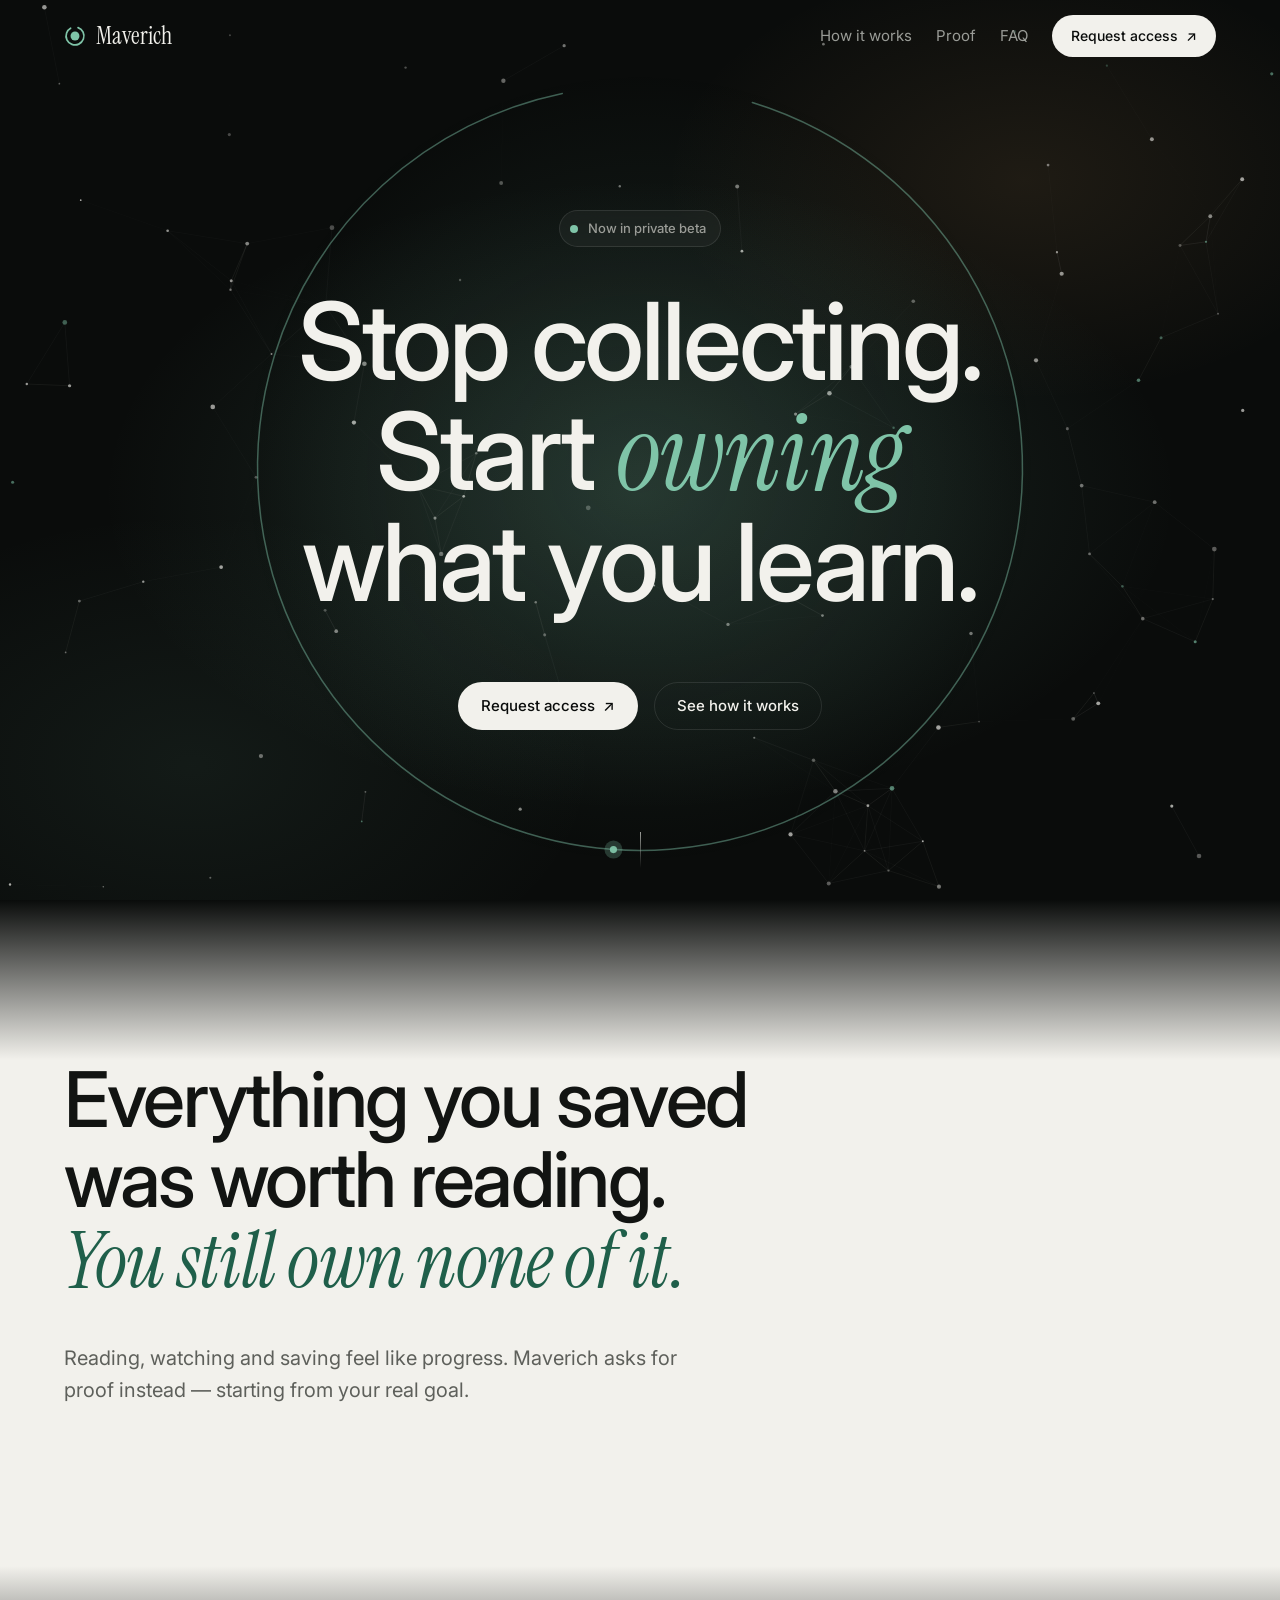
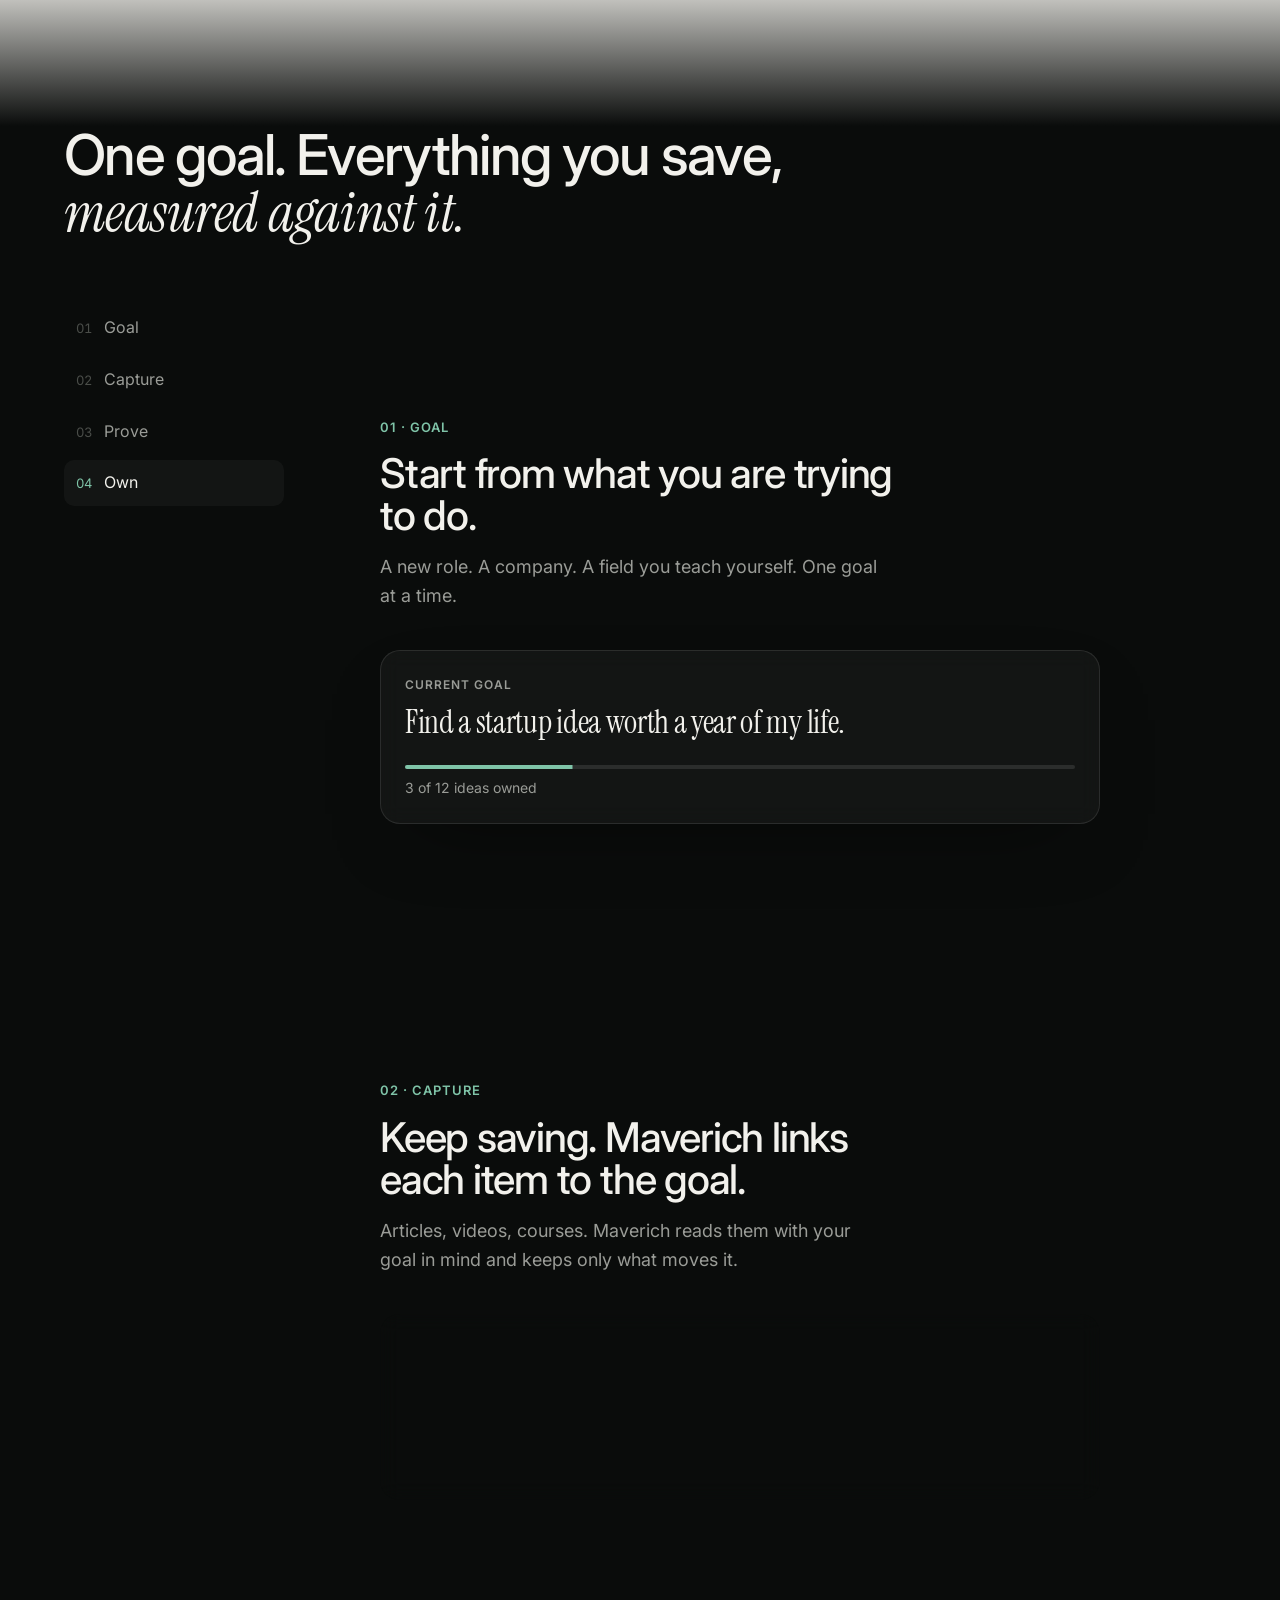
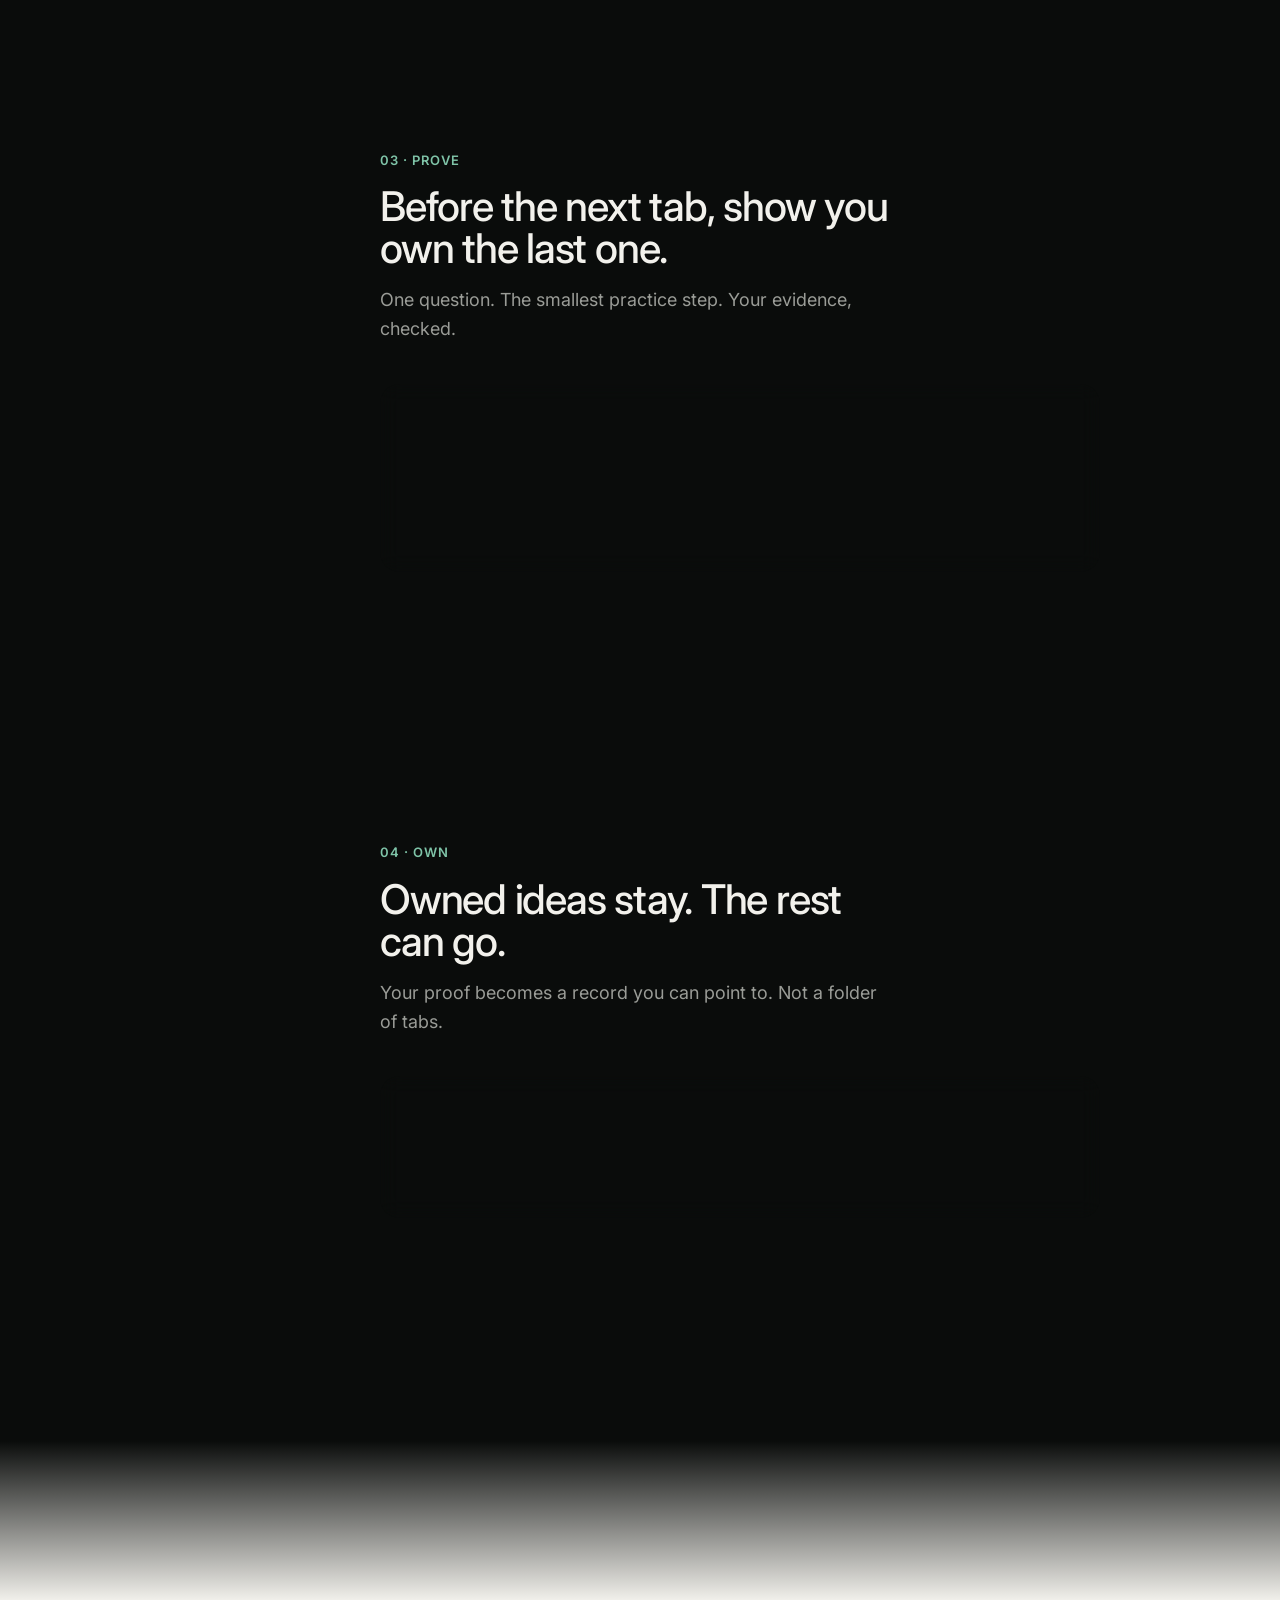
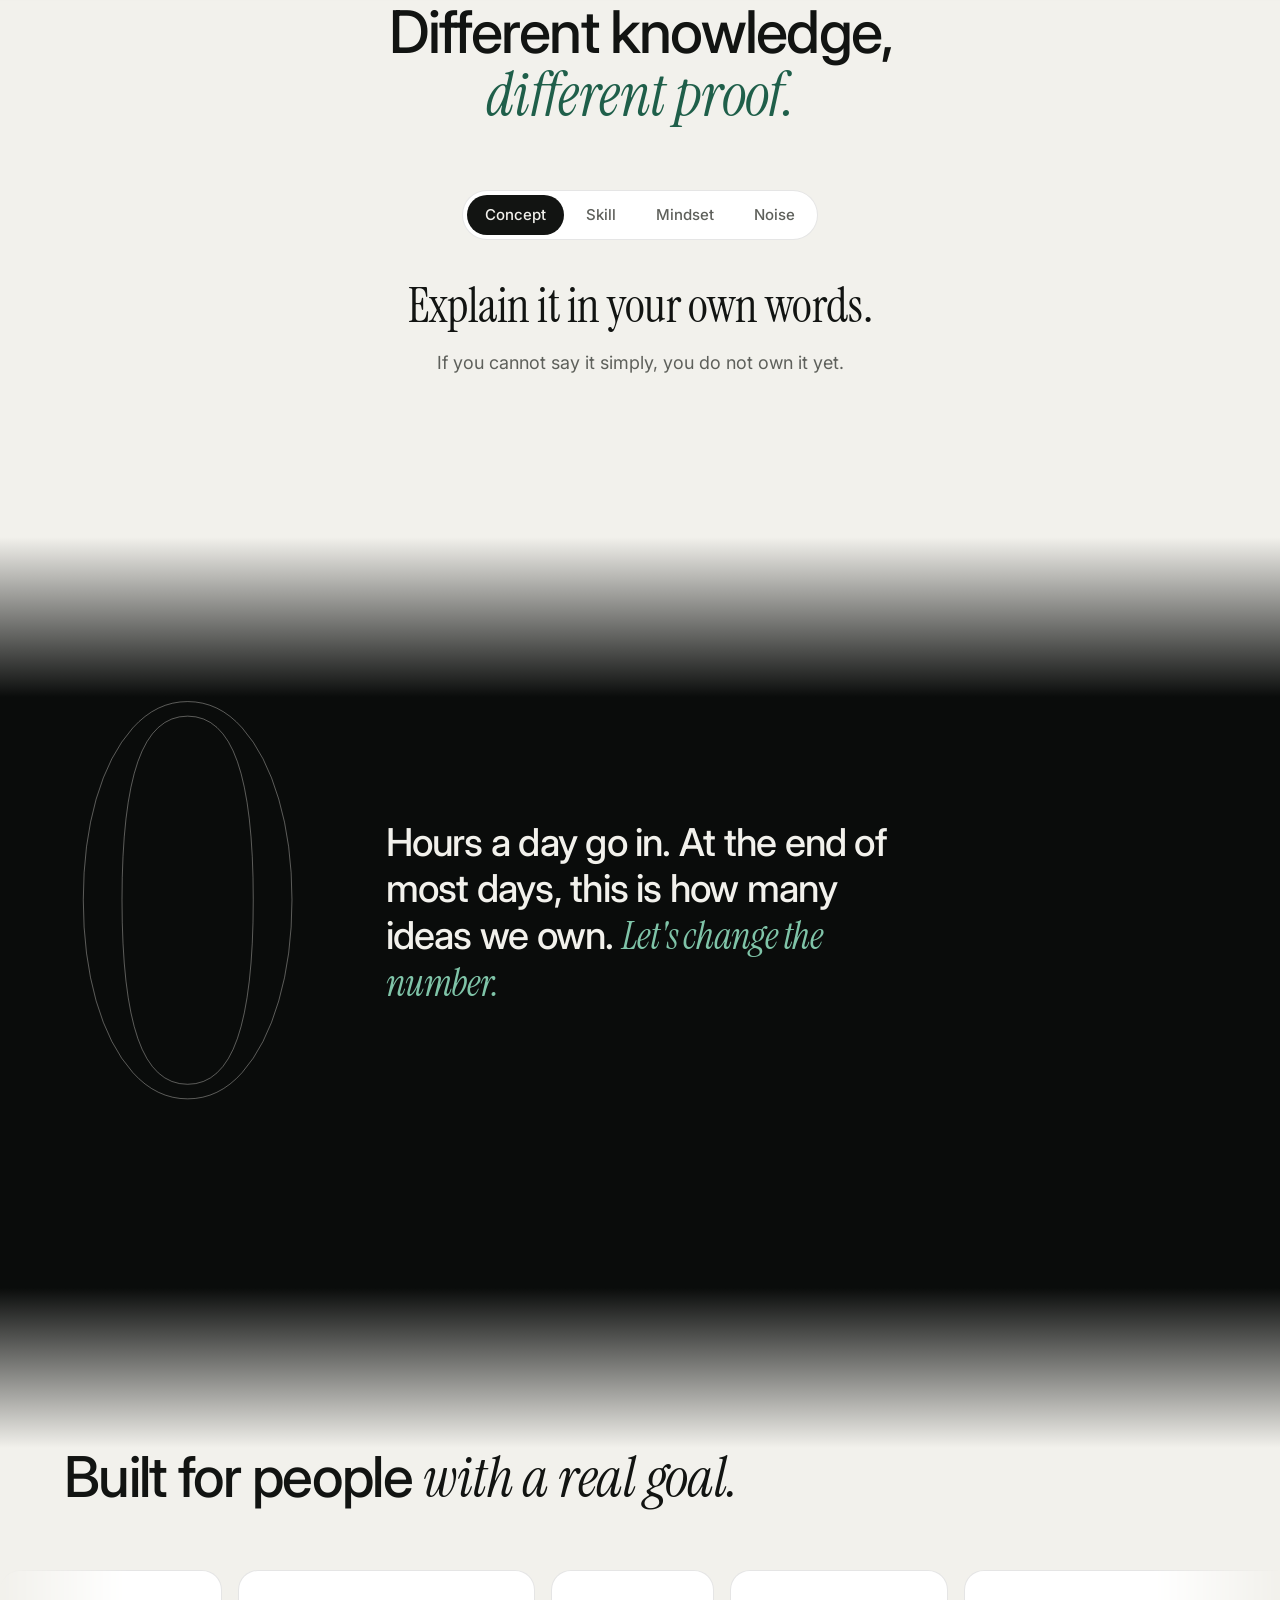
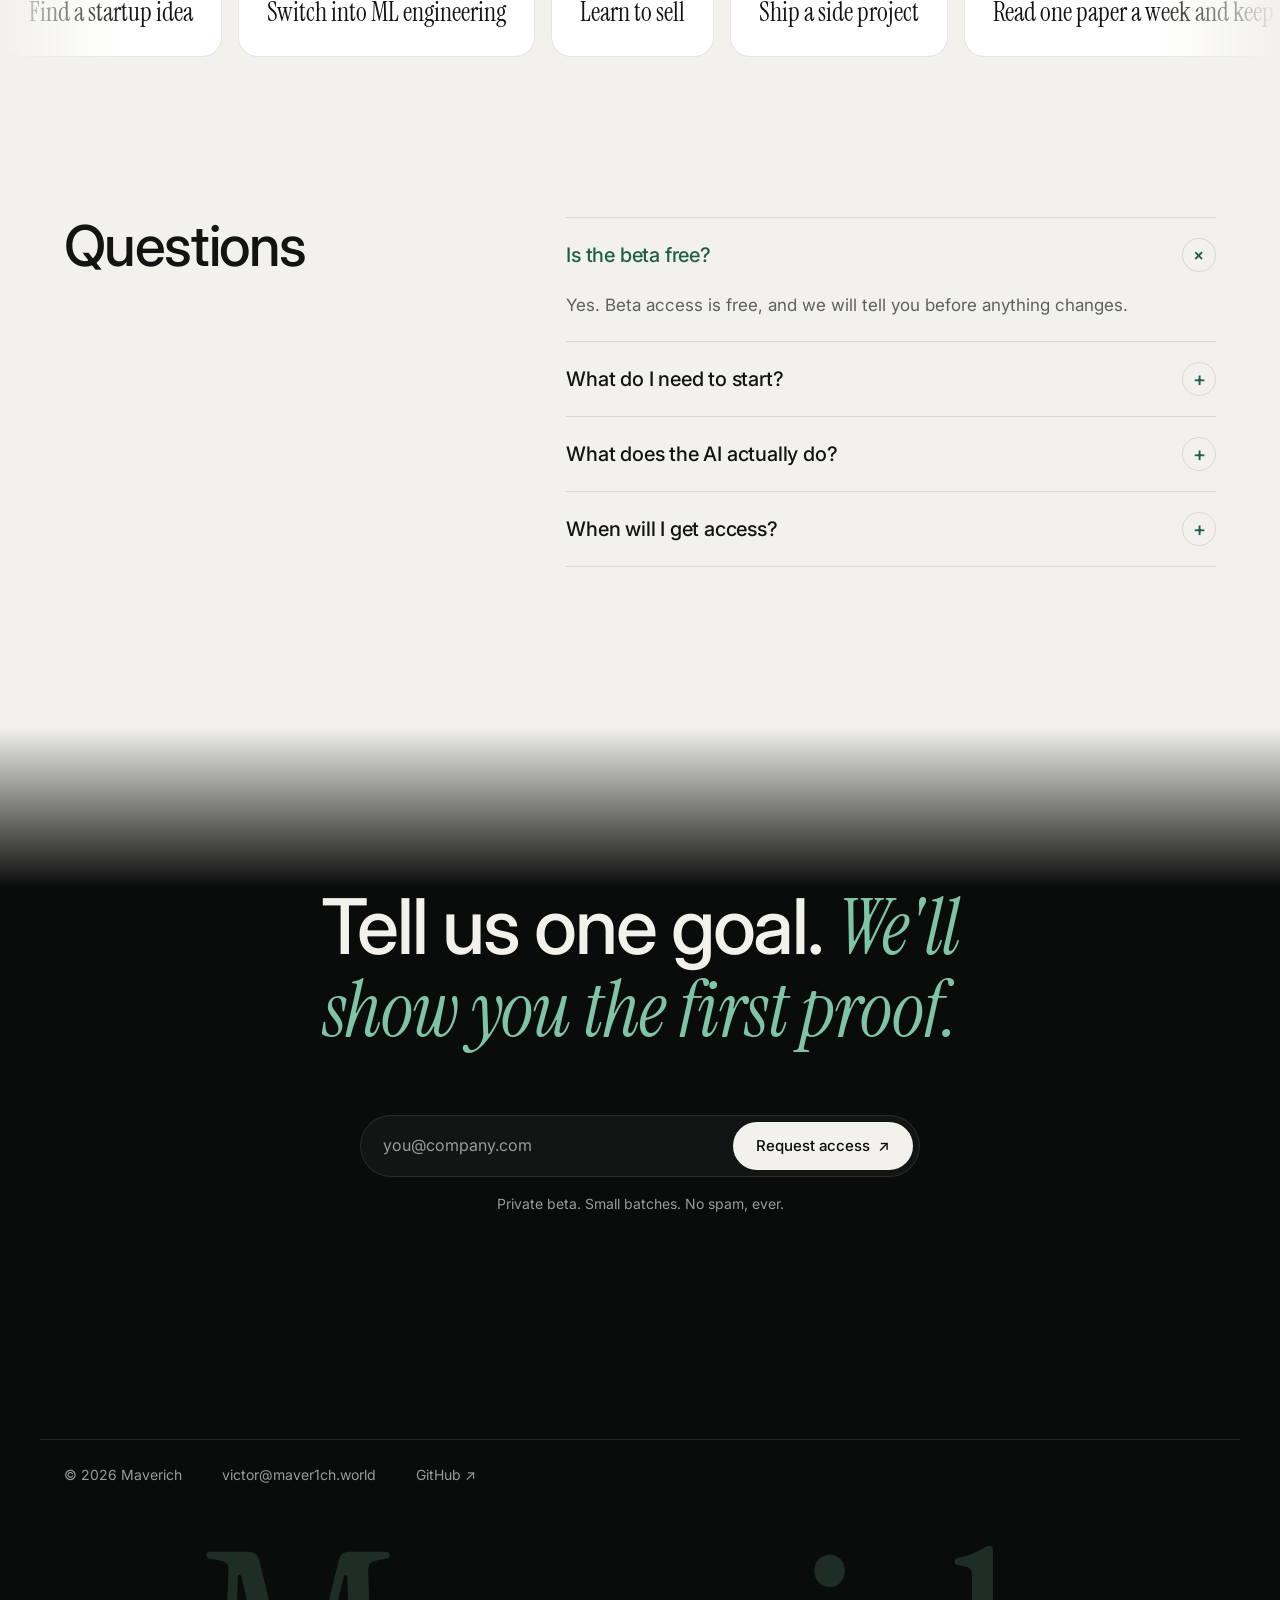
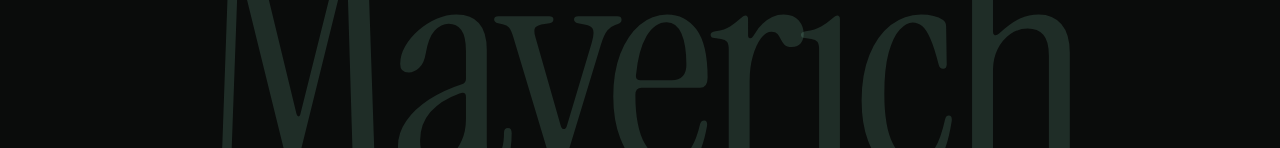
<file: index.html>
<!DOCTYPE html>
<html lang="en">
<head>
  <meta charset="utf-8">
  <meta name="viewport" content="width=device-width, initial-scale=1">
  <title>Maverich — Own what you learn</title>
  <meta name="description" content="Maverich is an AI learning companion that turns the content you save into skills you can prove. Private beta — request access.">
  <link rel="canonical" href="https://maver1ch.world/">
  <meta name="theme-color" content="#0A0C0B">

  <!-- Social cards -->
  <meta property="og:type" content="website">
  <meta property="og:site_name" content="Maverich">
  <meta property="og:url" content="https://maver1ch.world/">
  <meta property="og:title" content="Maverich — Own what you learn">
  <meta property="og:description" content="An AI learning companion that turns the content you save into skills you can prove. Private beta — request access.">
  <meta property="og:image" content="https://maver1ch.world/og-image.png">
  <meta property="og:image:width" content="1200">
  <meta property="og:image:height" content="630">
  <meta property="og:image:alt" content="Maverich — Own what you learn">
  <meta name="twitter:card" content="summary_large_image">
  <meta name="twitter:title" content="Maverich — Own what you learn">
  <meta name="twitter:description" content="An AI learning companion that turns the content you save into skills you can prove. Private beta — request access.">
  <meta name="twitter:image" content="https://maver1ch.world/og-image.png">

  <link rel="icon" href="favicon.svg" type="image/svg+xml">
  <link rel="preconnect" href="https://fonts.googleapis.com">
  <link rel="preconnect" href="https://fonts.gstatic.com" crossorigin>
  <link rel="stylesheet" href="https://fonts.googleapis.com/css2?family=Instrument+Serif:ital@0;1&amp;family=Inter:wght@400;500;600&amp;display=swap">
  <link rel="stylesheet" href="styles.css">
  <link rel="stylesheet" href="components.css">
</head>
<body>
  <a class="skip-link" href="#main">Skip to content</a>

  <header class="site-header" data-nav-theme="dark">
    <nav class="container nav" aria-label="Main">
      <a class="brand" href="#top" aria-label="Maverich, back to top">
        <svg viewBox="0 0 32 32" aria-hidden="true" focusable="false">
          <circle cx="16" cy="16" r="13" fill="none" stroke="currentColor" stroke-width="2.5" stroke-linecap="round" stroke-dasharray="70 12" transform="rotate(-70 16 16)"/>
          <circle cx="16" cy="16" r="6.5" fill="currentColor"/>
        </svg>
        <span>Maverich</span>
      </a>
      <ul class="nav-links">
        <li><a href="#how">How it works</a></li>
        <li><a href="#proof">Proof</a></li>
        <li><a href="#faq">FAQ</a></li>
      </ul>
      <a class="pill pill-solid" href="#access">Request access <span aria-hidden="true">↗</span></a>
    </nav>
  </header>

  <main id="main">
    <!-- ===== Hero: generative canvas + one statement ===== -->
    <section class="hero theme-dark" id="top" data-chapter-theme="dark" aria-labelledby="hero-title">
      <div class="hero-glow" aria-hidden="true"></div>
      <canvas class="hero-canvas" data-hero-canvas aria-hidden="true"></canvas>
      <div class="hero-inner">
        <p class="eyebrow"><span class="pulse" aria-hidden="true"></span>Now in private beta</p>
        <h1 id="hero-title">Stop collecting.<br>Start <em>owning</em><br>what you learn.</h1>
        <div class="hero-actions">
          <a class="pill pill-solid" href="#access">Request access <span aria-hidden="true">↗</span></a>
          <a class="pill pill-line" href="#how">See how it works</a>
        </div>
      </div>
      <a class="scroll-cue" href="#statement-1" aria-label="Scroll to read more"><span></span></a>
    </section>

    <!-- ===== Statement 1 (light): scroll word reveal ===== -->
    <section class="statement theme-light" id="statement-1" data-chapter-theme="light" aria-label="The problem">
      <div class="fade fade-dark-to-light" aria-hidden="true"></div>
      <div class="container">
        <p class="statement-text" data-word-reveal>Everything you saved was worth reading. <em>You still own none of it.</em></p>
        <p class="statement-sub reveal">Reading, watching and saving feel like progress. Maverich asks for proof instead — starting from your real goal.</p>
      </div>
    </section>

    <!-- ===== Chapters 01–04 (dark): sticky index + panels ===== -->
    <section class="chapters theme-dark" id="how" data-chapter-theme="dark" aria-labelledby="how-title">
      <div class="fade fade-light-to-dark" aria-hidden="true"></div>
      <div class="container">
        <h2 class="chapter-lede" id="how-title">One goal. Everything you save, <em>measured against it.</em></h2>
        <div class="chapters-grid" data-chapters>
          <nav class="chapters-nav" aria-label="Steps">
            <ol>
              <li><a href="#ch-goal" aria-current="true"><span>01</span>Goal</a></li>
              <li><a href="#ch-capture"><span>02</span>Capture</a></li>
              <li><a href="#ch-prove"><span>03</span>Prove</a></li>
              <li><a href="#ch-own"><span>04</span>Own</a></li>
            </ol>
          </nav>

          <div class="chapter-panels">
            <article class="chapter" id="ch-goal" data-chapter>
              <p class="chapter-no">01 · Goal</p>
              <h3>Start from what you are trying to do.</h3>
              <p>A new role. A company. A field you teach yourself. One goal at a time.</p>
              <div class="glass goal-card">
                <span class="glass-label">Current goal</span>
                <strong>Find a startup idea worth a year of my life.</strong>
                <div class="goal-meter"><i style="--v:0.25"></i><em>3 of 12 ideas owned</em></div>
              </div>
            </article>

            <article class="chapter" id="ch-capture" data-chapter>
              <p class="chapter-no">02 · Capture</p>
              <h3>Keep saving. Maverich links each item to the goal.</h3>
              <p>Articles, videos, courses. Maverich reads them with your goal in mind and keeps only what moves it.</p>
              <ul class="glass stack">
                <li><span class="tag">Essay</span>How to Get Startup Ideas<em>2 ideas → goal</em></li>
                <li><span class="tag">Video</span>Talking to users, done badly<em>1 skill → goal</em></li>
                <li class="is-dim"><span class="tag">Thread</span>12 productivity hacks<em>No link · let go</em></li>
              </ul>
            </article>

            <article class="chapter" id="ch-prove" data-chapter>
              <p class="chapter-no">03 · Prove</p>
              <h3>Before the next tab, show you own the last one.</h3>
              <p>One question. The smallest practice step. Your evidence, checked.</p>
              <div class="glass chat">
                <p class="bubble bubble-ai">Before the next tab — what would show you own this one?</p>
                <p class="bubble bubble-me">I'll notice one real problem today and write it in my own words.</p>
                <p class="chat-meta"><svg viewBox="0 0 24 24" aria-hidden="true"><circle cx="12" cy="12" r="9"/><path d="m8.5 12 2.5 2.5 4.5-5"/></svg>Checked tonight · 1 line</p>
              </div>
            </article>

            <article class="chapter" id="ch-own" data-chapter>
              <p class="chapter-no">04 · Own</p>
              <h3>Owned ideas stay. The rest can go.</h3>
              <p>Your proof becomes a record you can point to. Not a folder of tabs.</p>
              <ul class="glass owned-grid">
                <li class="is-owned">Live in the future</li>
                <li class="is-owned">Notice real problems</li>
                <li class="is-owned">Talk to users first</li>
                <li>Schlep blindness</li>
                <li>Organic ideas</li>
                <li class="is-gone">12 hacks</li>
              </ul>
            </article>
          </div>
        </div>
      </div>
    </section>

    <!-- ===== Proof tabs (light) ===== -->
    <section class="proof theme-light" id="proof" data-chapter-theme="light" aria-labelledby="proof-title">
      <div class="fade fade-dark-to-light" aria-hidden="true"></div>
      <div class="container proof-inner">
        <h2 class="statement-text statement-small" id="proof-title" data-word-reveal>Different knowledge, <em>different proof.</em></h2>
        <div class="tabs" data-tabs>
          <div class="tab-list" role="tablist" aria-label="Kinds of proof">
            <button type="button" role="tab" id="t-concept" aria-controls="p-concept" aria-selected="true">Concept</button>
            <button type="button" role="tab" id="t-skill" aria-controls="p-skill" aria-selected="false" tabindex="-1">Skill</button>
            <button type="button" role="tab" id="t-mindset" aria-controls="p-mindset" aria-selected="false" tabindex="-1">Mindset</button>
            <button type="button" role="tab" id="t-noise" aria-controls="p-noise" aria-selected="false" tabindex="-1">Noise</button>
          </div>
          <div class="tab-panel" id="p-concept" role="tabpanel" aria-labelledby="t-concept">
            <h3>Explain it in your own words.</h3><p>If you cannot say it simply, you do not own it yet.</p>
          </div>
          <div class="tab-panel" id="p-skill" role="tabpanel" aria-labelledby="t-skill" hidden>
            <h3>Learn it only while doing it.</h3><p>No skill content without a task that uses it today.</p>
          </div>
          <div class="tab-panel" id="p-mindset" role="tabpanel" aria-labelledby="t-mindset" hidden>
            <h3>One at a time. Apply it before the next.</h3><p>A mindset you have not acted on is a quote.</p>
          </div>
          <div class="tab-panel" id="p-noise" role="tabpanel" aria-labelledby="t-noise" hidden>
            <h3>Let it go.</h3><p>If it does not move the goal, Maverich says so. Nothing to prove.</p>
          </div>
        </div>
      </div>
    </section>

    <!-- ===== Numeral (dark) ===== -->
    <section class="numeral theme-dark" data-chapter-theme="dark" aria-label="The number">
      <div class="fade fade-light-to-dark" aria-hidden="true"></div>
      <div class="container numeral-inner">
        <span class="numeral-glyph" aria-hidden="true">0</span>
        <p class="numeral-text reveal">Hours a day go in. At the end of most days, this is how many ideas we own. <em>Let's change the number.</em></p>
      </div>
    </section>

    <!-- ===== Goals marquee (light) ===== -->
    <section class="goals theme-light" data-chapter-theme="light" aria-labelledby="goals-title">
      <div class="fade fade-dark-to-light" aria-hidden="true"></div>
      <div class="container">
        <h2 class="chapter-lede" id="goals-title">Built for people <em>with a real goal.</em></h2>
      </div>
      <div class="marquee" data-marquee>
        <ul class="marquee-track">
          <li>Find a startup idea</li><li>Switch into ML engineering</li><li>Learn to sell</li><li>Ship a side project</li><li>Read one paper a week and keep it</li><li>Become a better manager</li><li>Write in public</li><li>Understand finance for founders</li>
        </ul>
      </div>
    </section>

    <!-- ===== FAQ (light) ===== -->
    <section class="faq-section theme-light" id="faq" data-chapter-theme="light" aria-labelledby="faq-title">
      <div class="container faq-grid">
        <h2 class="chapter-lede" id="faq-title">Questions</h2>
        <div class="faq reveal">
          <details name="faq" open><summary>Is the beta free?</summary><p>Yes. Beta access is free, and we will tell you before anything changes.</p></details>
          <details name="faq"><summary>What do I need to start?</summary><p>A real goal and the content you already save. That is it.</p></details>
          <details name="faq"><summary>What does the AI actually do?</summary><p>It links what you save to your goal, proposes the smallest next practice step and reviews your evidence. Your content stays yours.</p></details>
          <details name="faq"><summary>When will I get access?</summary><p>We onboard in small batches and reply to every request personally.</p></details>
        </div>
      </div>
    </section>

    <!-- ===== Final CTA (dark) ===== -->
    <section class="cta theme-dark" id="access" data-chapter-theme="dark" aria-labelledby="cta-title">
      <div class="fade fade-light-to-dark" aria-hidden="true"></div>
      <div class="cta-glow" aria-hidden="true"></div>
      <div class="container cta-inner">
        <h2 class="statement-text" id="cta-title" data-word-reveal>Tell us one goal. <em>We'll show you the first proof.</em></h2>
        <form class="access-form" data-access-form novalidate>
          <label class="visually-hidden" for="email-cta">Email address</label>
          <div class="access-row">
            <input id="email-cta" name="email" type="email" inputmode="email" autocomplete="email" placeholder="you@company.com" required>
            <button class="pill pill-solid" type="submit">Request access <span aria-hidden="true">↗</span></button>
          </div>
          <p class="access-hint" data-status aria-live="polite">Private beta. Small batches. No spam, ever.</p>
        </form>
      </div>
    </section>
  </main>

  <footer class="site-footer theme-dark">
    <div class="container footer-inner">
      <span>© 2026 Maverich</span>
      <a href="mailto:victor@maver1ch.world">victor@maver1ch.world</a>
      <a href="https://github.com/maver1ch" target="_blank" rel="noopener noreferrer">GitHub <span aria-hidden="true">↗</span></a>
    </div>
    <div class="footer-mark" aria-hidden="true">Maverich</div>
  </footer>

  <script src="hero-canvas.js" defer></script>
  <script src="script.js" defer></script>
</body>
</html>
</file>
<file: styles.css>
/*
 * Maverich landing page — foundation styles.
 * Themes are per-section (.theme-dark / .theme-light), not per OS setting:
 * the page alternates dark and light "chapters" like an editorial film site.
 * Tokens → base → layout → pills → header → hero → footer → 404 → motion.
 * Section components live in components.css.
 */

/* ---------- Tokens ---------- */
:root {
  --font-serif: "Instrument Serif", Georgia, "Times New Roman", serif;
  --font-sans: "Inter", system-ui, -apple-system, "Segoe UI", Roboto, sans-serif;

  --dark-bg: #0A0C0B;
  --light-bg: #F2F1EC;

  --s1: 4px; --s2: 8px; --s3: 16px; --s4: 24px; --s5: 40px; --s6: 64px; --s7: 96px; --s8: 160px;
  --radius: 20px;
  --radius-sm: 12px;
  --container: 1200px;
  --ease: cubic-bezier(0.22, 1, 0.36, 1);
  --nav-h: 72px;
}

/* Dark chapter: near-black with a green cast, mint accent. */
.theme-dark {
  --bg: var(--dark-bg);
  --ink: #F2F1EC;
  --muted: #9A9C97;
  --faint: #4A4D49;           /* unrevealed statement words */
  --accent: #7FC4A8;
  --accent-ink: #0A0C0B;
  --line: rgba(255, 255, 255, 0.10);
  --glass: rgba(255, 255, 255, 0.04);
  --glass-strong: rgba(255, 255, 255, 0.08);
  background: var(--bg); color: var(--ink);
}
/* Light chapter: warm paper, deep green accent. */
.theme-light {
  --bg: var(--light-bg);
  --ink: #121412;
  --muted: #5E605B;
  --faint: #C9C8C1;
  --accent: #1F5F4A;
  --accent-ink: #F2F1EC;
  --line: rgba(0, 0, 0, 0.10);
  --glass: rgba(255, 255, 255, 0.6);
  --glass-strong: #FFFFFF;
  background: var(--bg); color: var(--ink);
}

/* ---------- Base ---------- */
*, *::before, *::after { box-sizing: border-box; }
html { scroll-behavior: smooth; -webkit-text-size-adjust: 100%; background: var(--dark-bg); }
body {
  margin: 0; background: var(--dark-bg); color: #F2F1EC;
  font-family: var(--font-sans); font-size: 1.0625rem; line-height: 1.6;
  -webkit-font-smoothing: antialiased; overflow-x: hidden;
}
h1, h2, h3, p, ul, ol { margin: 0; }
h1, h2, h3 { font-family: var(--font-sans); font-weight: 500; letter-spacing: -0.03em; line-height: 1.02; }
h1 em, h2 em, h3 em, .statement-text em, .numeral-text em {
  font-family: var(--font-serif); font-style: italic; font-weight: 400; letter-spacing: -0.01em;
}
a { color: inherit; }
button { font: inherit; color: inherit; }
svg { display: block; }
::selection { background: color-mix(in srgb, var(--accent, #7FC4A8) 30%, transparent); }
:focus-visible { outline: 2px solid var(--accent, #7FC4A8); outline-offset: 3px; }

.visually-hidden {
  position: absolute; width: 1px; height: 1px; margin: -1px; padding: 0;
  overflow: hidden; clip: rect(0 0 0 0); white-space: nowrap; border: 0;
}
.skip-link {
  position: absolute; left: var(--s3); top: -100px; z-index: 30;
  padding: var(--s2) var(--s3); border-radius: 8px; background: #7FC4A8; color: #0A0C0B; text-decoration: none;
}
.skip-link:focus { top: var(--s3); }

/* ---------- Layout ---------- */
.container { width: 100%; max-width: var(--container); margin-inline: auto; padding-inline: var(--s4); }
section { position: relative; }
section[id] { scroll-margin-top: var(--nav-h); }

/* Soft band that blends one chapter's background into the next (sits at the top of the new chapter). */
.fade { position: absolute; left: 0; right: 0; top: 0; height: 160px; pointer-events: none; }
.fade-dark-to-light { background: linear-gradient(to bottom, var(--dark-bg), transparent); }
.fade-light-to-dark { background: linear-gradient(to bottom, var(--light-bg), transparent); }

/* Big section lede, left aligned, like a chapter title. */
.chapter-lede { font-size: clamp(2rem, 4.4vw, 3.6rem); max-width: 22ch; margin-bottom: var(--s6); }

/* ---------- Pills ---------- */
.pill {
  display: inline-flex; align-items: center; gap: 8px;
  min-height: 48px; padding: 12px 22px; border-radius: 999px; border: 1px solid transparent;
  font-size: 0.9375rem; font-weight: 500; line-height: 1; text-decoration: none; cursor: pointer;
  white-space: nowrap; touch-action: manipulation;
  transition: background-color 0.2s, border-color 0.2s, color 0.2s, transform 0.2s var(--ease);
}
.pill span { transition: transform 0.25s var(--ease); }
.pill:hover span { transform: translate(2px, -2px); }
.pill:active { transform: scale(0.97); }
.pill-solid { background: var(--ink); color: var(--bg); }
.pill-solid:hover { background: var(--accent); color: var(--accent-ink); }
.pill-line { border-color: var(--line); color: var(--ink); background: transparent; }
.pill-line:hover { border-color: var(--ink); }

/* ---------- Header ---------- */
.site-header {
  position: fixed; inset: 0 0 auto 0; z-index: 20; min-height: var(--nav-h);
  display: flex; align-items: center; transition: background-color 0.3s, color 0.3s, border-color 0.3s;
  border-bottom: 1px solid transparent;
}
.site-header[data-nav-theme="dark"]  { --ink: #F2F1EC; --bg: #0A0C0B; --line: rgba(255,255,255,0.1); --accent: #7FC4A8; --accent-ink: #0A0C0B; color: var(--ink); }
.site-header[data-nav-theme="light"] { --ink: #121412; --bg: #F2F1EC; --line: rgba(0,0,0,0.1); --accent: #1F5F4A; --accent-ink: #F2F1EC; color: var(--ink); }
.site-header.is-scrolled {
  background: color-mix(in srgb, var(--bg) 78%, transparent);
  -webkit-backdrop-filter: blur(14px); backdrop-filter: blur(14px);
  border-bottom-color: var(--line);
}
.nav { display: flex; align-items: center; gap: var(--s4); }
.brand { display: inline-flex; align-items: center; gap: 10px; font-family: var(--font-serif); font-size: 1.5rem; line-height: 1; text-decoration: none; }
.brand svg { width: 22px; height: 22px; color: var(--accent); flex: none; }
.nav-links { display: flex; gap: var(--s4); margin-left: auto; padding: 0; list-style: none; }
.nav-links a { color: var(--muted, #9A9C97); font-size: 0.9375rem; text-decoration: none; transition: color 0.2s; }
.site-header[data-nav-theme="light"] .nav-links a { color: #5E605B; }
.nav-links a:hover { color: var(--ink); }
.nav .pill { min-height: 42px; padding: 10px 18px; font-size: 0.875rem; }

/* ---------- Hero ---------- */
.hero { min-height: 100svh; display: grid; place-items: center; overflow: hidden; padding: calc(var(--nav-h) + var(--s6)) 0 var(--s7); }
.hero-canvas { position: absolute; inset: 0; width: 100%; height: 100%; }
.hero-glow {
  position: absolute; inset: 0; pointer-events: none;
  background:
    radial-gradient(60% 50% at 50% 55%, rgba(127, 196, 168, 0.16), transparent 70%),
    radial-gradient(40% 35% at 80% 20%, rgba(214, 160, 96, 0.10), transparent 70%),
    radial-gradient(45% 40% at 15% 85%, rgba(127, 196, 168, 0.08), transparent 70%);
}
.hero-inner { position: relative; z-index: 1; display: grid; justify-items: center; text-align: center; padding-inline: var(--s4); }
.eyebrow {
  display: inline-flex; align-items: center; gap: 10px; margin-bottom: var(--s5);
  padding: 7px 14px 7px 10px; border: 1px solid var(--line); border-radius: 999px;
  background: var(--glass); color: var(--muted); font-size: 0.8125rem; font-weight: 500;
  -webkit-backdrop-filter: blur(8px); backdrop-filter: blur(8px);
}
.pulse { position: relative; width: 8px; height: 8px; border-radius: 50%; background: var(--accent); }
.pulse::after { content: ""; position: absolute; inset: -4px; border-radius: 50%; border: 1px solid var(--accent); opacity: 0; animation: pulse 2.4s ease-out infinite; }
@keyframes pulse { 0% { transform: scale(0.6); opacity: 0.8; } 70%, 100% { transform: scale(1.5); opacity: 0; } }
.hero h1 { font-size: clamp(2.9rem, 8.4vw, 7.25rem); max-width: 12ch; text-wrap: balance; }
.hero h1 em { color: var(--accent); }
.hero-actions { display: flex; flex-wrap: wrap; justify-content: center; gap: var(--s3); margin-top: var(--s6); }
.scroll-cue { position: absolute; bottom: 28px; left: 50%; width: 44px; height: 44px; margin-left: -22px; display: grid; place-items: center; }
.scroll-cue span { width: 1px; height: 36px; background: linear-gradient(var(--muted), transparent); animation: cue 1.8s ease-in-out infinite; }
@keyframes cue { 0% { transform: scaleY(0); transform-origin: top; } 50% { transform: scaleY(1); transform-origin: top; } 51% { transform-origin: bottom; } 100% { transform: scaleY(0); transform-origin: bottom; } }

/* ---------- Footer ---------- */
.site-footer { position: relative; overflow: hidden; padding-top: var(--s6); }
.footer-inner { display: flex; flex-wrap: wrap; align-items: center; gap: var(--s2) var(--s5); padding-bottom: var(--s5); border-top: 1px solid var(--line); padding-top: var(--s4); color: var(--muted); font-size: 0.875rem; }
.footer-inner a { text-decoration: none; }
.footer-inner a:hover { color: var(--ink); }
.footer-mark {
  font-family: var(--font-serif); font-size: clamp(6rem, 24vw, 22rem); line-height: 0.72; text-align: center;
  color: color-mix(in srgb, var(--accent) 18%, transparent); letter-spacing: -0.03em; user-select: none;
  transform: translateY(14%);
}

/* ---------- 404 ---------- */
.not-found { min-height: 70vh; display: grid; align-content: center; gap: var(--s4); padding-block: var(--s8) var(--s7); }
.not-found h1 { font-size: clamp(2.75rem, 7vw, 4.5rem); }
.not-found .lead { color: var(--muted); font-size: 1.1875rem; }

/* ---------- Responsive ---------- */
@media (max-width: 759px) { .nav-links { display: none; } .nav .pill { margin-left: auto; } }
@media (max-width: 640px) { .container { padding-inline: var(--s3); } .chapter-lede { margin-bottom: var(--s5); } }

/* ---------- Motion ---------- */
@media (prefers-reduced-motion: reduce) {
  html { scroll-behavior: auto; }
  *, *::before, *::after { transition: none !important; animation: none !important; }
}
</file>
<file: components.css>
/*
 * Maverich landing page — section components.
 * Statements → chapters 01–04 → glass mini-UIs → proof tabs → numeral → marquee → FAQ → access form/CTA → reveal.
 * Uses the per-theme tokens defined in styles.css (.theme-dark / .theme-light).
 */

/* ---------- Statements (scroll word reveal) ---------- */
.statement { padding-block: var(--s8); }
.statement-text { font-size: clamp(2.25rem, 6vw, 5.25rem); font-weight: 500; letter-spacing: -0.03em; line-height: 1.04; max-width: 18ch; text-wrap: balance; }
.statement-small { font-size: clamp(2rem, 4.6vw, 3.8rem); }
.statement-text .w { color: var(--faint); transition: color 0.35s var(--ease); }
.statement-text .w.on { color: var(--ink); }
.statement-text em .w.on { color: var(--accent); }
.statement-sub { margin-top: var(--s5); max-width: 48ch; color: var(--muted); font-size: clamp(1.0625rem, 1.6vw, 1.25rem); }

/* ---------- Chapters 01–04 ---------- */
.chapters { padding-block: var(--s8) var(--s7); }
.chapters-grid { display: grid; gap: var(--s6); }
.chapters-nav { display: none; }
.chapter-panels { display: grid; gap: var(--s7); }
.chapter { display: grid; gap: var(--s3); max-width: 720px; }
.chapter-no { color: var(--accent); font-size: 0.8125rem; font-weight: 600; letter-spacing: 0.08em; text-transform: uppercase; }
.chapter h3 { font-size: clamp(1.75rem, 3.2vw, 2.6rem); max-width: 20ch; }
.chapter > p:not(.chapter-no) { color: var(--muted); max-width: 46ch; font-size: 1.125rem; }

@media (min-width: 900px) {
  .chapters-grid { grid-template-columns: 220px minmax(0, 1fr); gap: var(--s7); align-items: start; }
  .chapters-nav { display: block; position: sticky; top: calc(var(--nav-h) + var(--s5)); }
  .chapters-nav ol { display: grid; gap: 6px; margin: 0; padding: 0; list-style: none; }
  .chapters-nav a {
    display: flex; align-items: baseline; gap: 12px; padding: 10px 12px; border-radius: 10px;
    color: var(--muted); text-decoration: none; font-size: 1rem; transition: color 0.25s, background-color 0.25s;
  }
  .chapters-nav a span { font-size: 0.8125rem; color: var(--faint); font-variant-numeric: tabular-nums; }
  .chapters-nav a:hover { color: var(--ink); }
  .chapters-nav a[aria-current="true"] { color: var(--ink); background: var(--glass); }
  .chapters-nav a[aria-current="true"] span { color: var(--accent); }
  .chapter { min-height: 70vh; align-content: center; }
  .chapter-panels { gap: var(--s5); }
}

/* ---------- Glass mini-UIs inside chapters ---------- */
.glass {
  margin-top: var(--s4); padding: var(--s4); border-radius: var(--radius);
  border: 1px solid var(--line); background: var(--glass);
  -webkit-backdrop-filter: blur(10px); backdrop-filter: blur(10px);
  box-shadow: 0 30px 80px -40px rgba(0, 0, 0, 0.6);
  list-style: none; transition: transform 0.6s var(--ease), border-color 0.3s;
}
.chapter:hover .glass { border-color: color-mix(in srgb, var(--accent) 40%, var(--line)); }
.glass-label { display: block; margin-bottom: 8px; color: var(--muted); font-size: 0.75rem; font-weight: 600; letter-spacing: 0.08em; text-transform: uppercase; }
.goal-card strong { display: block; font-family: var(--font-serif); font-weight: 400; font-size: clamp(1.5rem, 2.6vw, 2rem); line-height: 1.2; letter-spacing: -0.01em; }
.goal-meter { display: grid; gap: 8px; margin-top: var(--s4); }
.goal-meter i { display: block; height: 4px; border-radius: 2px; background: var(--line); position: relative; overflow: hidden; }
.goal-meter i::after { content: ""; position: absolute; inset: 0; background: var(--accent); transform: scaleX(var(--v)); transform-origin: left; transition: transform 1.2s var(--ease); }
.goal-meter em { color: var(--muted); font-size: 0.875rem; font-style: normal; }

.stack { display: grid; gap: 8px; padding: 12px; }
.stack li { display: grid; grid-template-columns: auto 1fr auto; align-items: center; gap: 12px; padding: 12px 14px; border-radius: var(--radius-sm); background: var(--glass-strong); font-weight: 500; font-size: 0.9375rem; }
.stack li em { color: var(--accent); font-style: normal; font-size: 0.8125rem; white-space: nowrap; }
.stack li.is-dim { opacity: 0.5; }
.stack li.is-dim em { color: var(--muted); }
.tag { padding: 3px 8px; border-radius: 6px; background: var(--line); color: var(--muted); font-size: 0.6875rem; font-weight: 600; letter-spacing: 0.06em; text-transform: uppercase; }

.chat { display: grid; gap: 10px; }
.bubble { max-width: 85%; padding: 12px 16px; border-radius: 18px; font-size: 0.9375rem; line-height: 1.5; }
.bubble-ai { background: var(--glass-strong); border-bottom-left-radius: 6px; }
.bubble-me { justify-self: end; background: var(--accent); color: var(--accent-ink); border-bottom-right-radius: 6px; }
.chat-meta { display: flex; align-items: center; gap: 8px; margin-top: 4px; color: var(--accent); font-size: 0.8125rem; font-weight: 500; }
.chat-meta svg { width: 16px; height: 16px; fill: none; stroke: currentColor; stroke-width: 1.8; stroke-linecap: round; stroke-linejoin: round; }

.owned-grid { display: grid; grid-template-columns: repeat(2, 1fr); gap: 8px; padding: 12px; }
.owned-grid li { padding: 14px; border-radius: var(--radius-sm); border: 1px dashed var(--line); color: var(--muted); font-size: 0.9375rem; }
.owned-grid li.is-owned { border-style: solid; border-color: color-mix(in srgb, var(--accent) 50%, transparent); background: color-mix(in srgb, var(--accent) 12%, transparent); color: var(--ink); font-weight: 500; }
.owned-grid li.is-gone { opacity: 0.35; text-decoration: line-through; }
@media (min-width: 560px) { .owned-grid { grid-template-columns: repeat(3, 1fr); } }

/* ---------- Proof tabs ---------- */
.proof { padding-block: var(--s8); }
.proof-inner { display: grid; gap: var(--s6); justify-items: center; text-align: center; }
.proof-inner .statement-text { max-width: 22ch; }
.tabs { width: 100%; max-width: 760px; display: grid; gap: var(--s5); justify-items: center; }
.tab-list { display: flex; flex-wrap: wrap; justify-content: center; gap: 4px; padding: 4px; border-radius: 999px; border: 1px solid var(--line); background: var(--glass-strong); }
.tab-list button {
  min-height: 40px; padding: 8px 18px; border: 0; border-radius: 999px; background: transparent; cursor: pointer;
  color: var(--muted); font-size: 0.9375rem; font-weight: 500; touch-action: manipulation; transition: background-color 0.2s, color 0.2s;
}
.tab-list button:hover { color: var(--ink); }
.tab-list button[aria-selected="true"] { background: var(--ink); color: var(--bg); }
.tab-panel { display: grid; gap: var(--s3); animation: rise 0.4s var(--ease); }
.tab-panel[hidden] { display: none; }
.tab-panel h3 { font-family: var(--font-serif); font-weight: 400; font-size: clamp(1.9rem, 4vw, 3rem); line-height: 1.1; letter-spacing: -0.01em; }
.tab-panel p { color: var(--muted); font-size: 1.125rem; max-width: 40ch; margin-inline: auto; }
@keyframes rise { from { opacity: 0; transform: translateY(10px); } to { opacity: 1; transform: none; } }

/* ---------- Numeral ---------- */
.numeral { padding-block: var(--s8); overflow: hidden; }
.numeral-inner { display: grid; gap: var(--s4); align-items: center; }
.numeral-glyph {
  font-family: var(--font-serif); font-size: clamp(14rem, 42vw, 34rem); line-height: 0.8; letter-spacing: -0.04em;
  color: transparent; -webkit-text-stroke: 1px color-mix(in srgb, var(--ink) 35%, transparent);
  user-select: none;
}
.numeral-text { font-size: clamp(1.5rem, 3vw, 2.4rem); font-weight: 500; letter-spacing: -0.02em; line-height: 1.2; max-width: 22ch; }
.numeral-text em { color: var(--accent); }
@media (min-width: 900px) { .numeral-inner { grid-template-columns: auto minmax(0, 1fr); gap: var(--s7); } }

/* ---------- Goals marquee ---------- */
.goals { padding-block: var(--s8) var(--s7); }
.marquee { overflow: hidden; -webkit-mask-image: linear-gradient(90deg, transparent, #000 10%, #000 90%, transparent); mask-image: linear-gradient(90deg, transparent, #000 10%, #000 90%, transparent); }
.marquee-track { display: flex; gap: var(--s3); width: max-content; padding: 0; list-style: none; animation: marquee 40s linear infinite; }
.marquee:hover .marquee-track { animation-play-state: paused; }
.marquee-track li {
  padding: 22px 28px; border-radius: var(--radius); border: 1px solid var(--line); background: var(--glass-strong);
  font-family: var(--font-serif); font-size: clamp(1.25rem, 2vw, 1.6rem); white-space: nowrap; transition: border-color 0.2s;
}
.marquee-track li:hover { border-color: var(--accent); }
@keyframes marquee { to { transform: translateX(-50%); } }

/* ---------- FAQ ---------- */
.faq-section { padding-block: var(--s6) var(--s8); }
.faq-grid { display: grid; gap: var(--s4); }
.faq-grid .chapter-lede { margin-bottom: 0; }
.faq { display: grid; border-top: 1px solid var(--line); }
.faq details { border-bottom: 1px solid var(--line); }
.faq summary { display: flex; align-items: center; justify-content: space-between; gap: var(--s3); padding: 20px 0; cursor: pointer; list-style: none; font-size: 1.25rem; font-weight: 500; letter-spacing: -0.01em; transition: color 0.2s; }
.faq summary::-webkit-details-marker { display: none; }
.faq summary::after { content: "+"; flex: none; width: 34px; height: 34px; display: grid; place-items: center; border-radius: 50%; border: 1px solid var(--line); color: var(--accent); font-size: 1.25rem; line-height: 1; transition: transform 0.25s var(--ease), background-color 0.2s; }
.faq summary:hover::after { background: var(--glass-strong); }
.faq details[open] summary::after { transform: rotate(45deg); }
.faq details[open] summary { color: var(--accent); }
.faq p { padding: 0 50px 22px 0; color: var(--muted); max-width: 60ch; animation: rise 0.3s var(--ease); }
@media (min-width: 860px) { .faq-grid { grid-template-columns: minmax(0, 1fr) minmax(0, 1.6fr); gap: var(--s7); align-items: start; } }

/* ---------- Access form + final CTA ---------- */
.cta { padding-block: var(--s8); overflow: hidden; }
.cta-glow { position: absolute; inset: auto 0 -40% 0; height: 90%; pointer-events: none; background: radial-gradient(50% 60% at 50% 100%, rgba(127, 196, 168, 0.22), transparent 70%); }
.cta-inner { position: relative; display: grid; gap: var(--s6); justify-items: center; text-align: center; }
.cta-inner .statement-text { max-width: 20ch; }
.access-form { width: 100%; max-width: 560px; }
.access-row { display: flex; gap: 6px; padding: 6px; border-radius: 999px; border: 1px solid var(--line); background: var(--glass); -webkit-backdrop-filter: blur(10px); backdrop-filter: blur(10px); transition: border-color 0.2s; }
.access-row:focus-within { border-color: var(--accent); }
.access-row input { flex: 1; min-width: 0; min-height: 44px; padding: 0 var(--s3); border: 0; border-radius: 999px; background: transparent; color: var(--ink); font: inherit; font-size: 1rem; }
.access-row input::placeholder { color: var(--muted); }
.access-row input:focus { outline: none; }
.access-hint { margin-top: var(--s3); color: var(--muted); font-size: 0.875rem; min-height: 1.4em; }
.access-hint a { color: var(--ink); }
.access-hint.is-error { color: #F2A59D; }
.access-hint.is-ok { color: var(--accent); }
@media (max-width: 480px) {
  .access-row { flex-direction: column; padding: 0; border: 0; background: transparent; backdrop-filter: none; }
  .access-row input { min-height: 50px; border: 1px solid var(--line); background: var(--glass); }
  .access-row .pill { width: 100%; justify-content: center; }
}

/* ---------- Scroll reveal ---------- */
.reveal { opacity: 0; transform: translateY(18px); transition: opacity 0.7s var(--ease), transform 0.7s var(--ease); }
.reveal.is-in { opacity: 1; transform: none; }
.chapter { opacity: 0.35; transform: translateY(12px); transition: opacity 0.6s var(--ease), transform 0.6s var(--ease); }
.chapter.is-in { opacity: 1; transform: none; }

@media (prefers-reduced-motion: reduce) {
  .reveal, .chapter { opacity: 1; transform: none; }
  .statement-text .w { color: var(--ink); }
  .statement-text em .w { color: var(--accent); }
  .marquee-track { animation: none; flex-wrap: wrap; width: auto; }
  .marquee { mask-image: none; -webkit-mask-image: none; padding-inline: var(--s4); }
}
</file>
